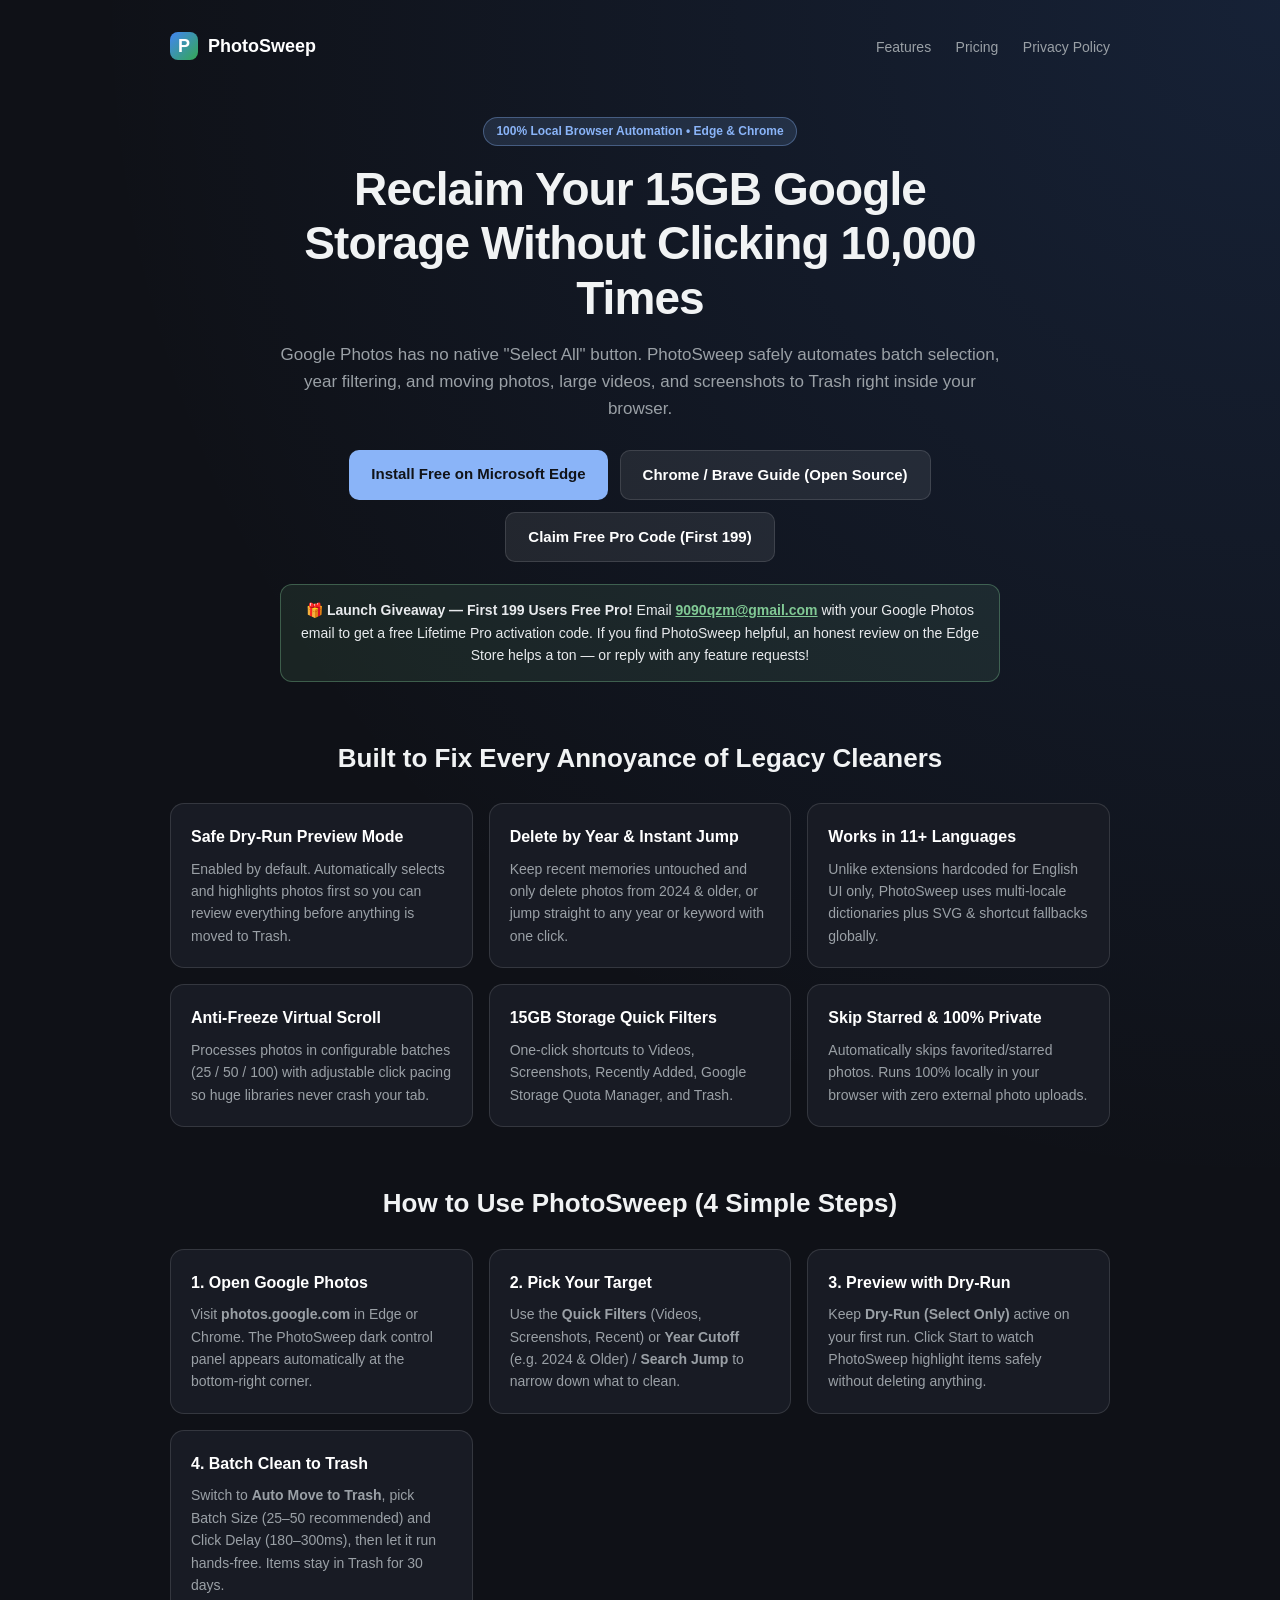
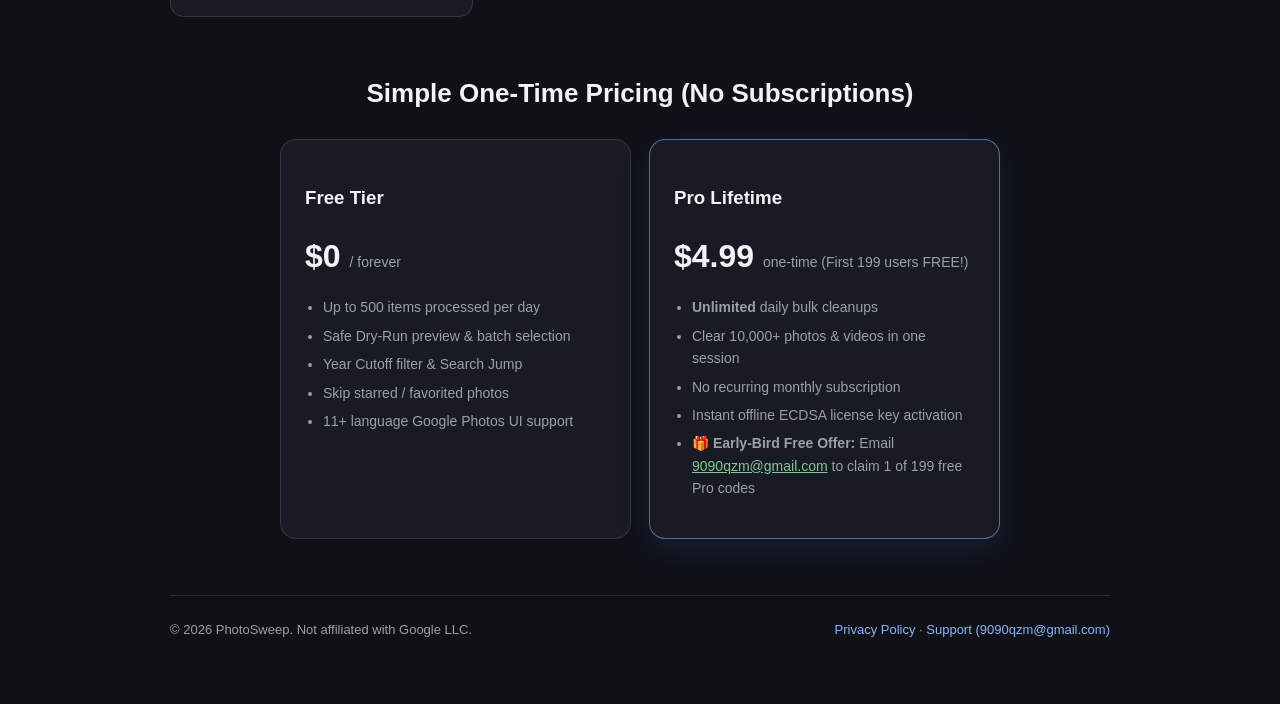
<file: index.html>
<!DOCTYPE html>
<html lang="en">
<head>
  <meta charset="UTF-8" />
  <meta name="viewport" content="width=device-width, initial-scale=1.0" />
  <title>PhotoSweep — Bulk Delete &amp; Storage Cleaner for Google Photos</title>
  <meta name="description" content="Safely bulk select and move thousands of Google Photos, large videos, and screenshots to Trash. Supports 11+ languages, Dry-Run preview, Year Cutoff filter, and anti-freeze batching." />
  <style>
    :root {
      --bg: #0f1117;
      --card: #181b24;
      --border: rgba(255, 255, 255, 0.12);
      --text: #f1f3f4;
      --muted: #9aa0a6;
      --accent: #8ab4f8;
      --green: #81c995;
      --gold: #fdd663;
    }
    * { box-sizing: border-box; }
    body {
      margin: 0;
      font-family: -apple-system, BlinkMacSystemFont, "Segoe UI", Roboto, sans-serif;
      background: radial-gradient(circle at top right, rgba(66, 133, 244, 0.14), transparent 45%), var(--bg);
      color: var(--text);
      line-height: 1.6;
    }
    .wrap {
      max-width: 980px;
      margin: 0 auto;
      padding: 32px 20px 64px;
    }
    nav {
      display: flex;
      justify-content: space-between;
      align-items: center;
      margin-bottom: 56px;
    }
    .brand {
      display: flex;
      align-items: center;
      gap: 10px;
      font-weight: 700;
      font-size: 18px;
      color: #fff;
      text-decoration: none;
    }
    .logo {
      width: 28px;
      height: 28px;
      border-radius: 8px;
      background: linear-gradient(135deg, #4285f4, #34a853);
      display: inline-flex;
      align-items: center;
      justify-content: center;
      font-weight: 800;
      color: #fff;
    }
    .nav-links a {
      color: var(--muted);
      text-decoration: none;
      margin-left: 20px;
      font-size: 14px;
    }
    .nav-links a:hover { color: #fff; }
    .hero {
      text-align: center;
      max-width: 740px;
      margin: 0 auto 56px;
    }
    .pill {
      display: inline-block;
      padding: 4px 12px;
      border-radius: 999px;
      font-size: 12px;
      font-weight: 600;
      background: rgba(138, 180, 248, 0.14);
      color: var(--accent);
      border: 1px solid rgba(138, 180, 248, 0.35);
      margin-bottom: 16px;
    }
    h1 {
      font-size: clamp(30px, 5vw, 46px);
      line-height: 1.18;
      margin: 0 0 16px;
      letter-spacing: -0.02em;
    }
    .subtitle {
      color: var(--muted);
      font-size: 17px;
      margin: 0 auto 28px;
    }
    .cta-row {
      display: flex;
      gap: 12px;
      justify-content: center;
      flex-wrap: wrap;
    }
    .btn {
      display: inline-block;
      padding: 12px 22px;
      border-radius: 10px;
      font-weight: 600;
      font-size: 15px;
      text-decoration: none;
      transition: opacity 0.15s ease;
    }
    .btn:hover { opacity: 0.9; }
    .btn-primary { background: var(--accent); color: #111318; }
    .btn-secondary {
      background: rgba(255, 255, 255, 0.08);
      color: #fff;
      border: 1px solid var(--border);
    }
    .grid {
      display: grid;
      grid-template-columns: repeat(auto-fit, minmax(260px, 1fr));
      gap: 16px;
      margin-bottom: 56px;
    }
    .card {
      background: var(--card);
      border: 1px solid var(--border);
      border-radius: 14px;
      padding: 20px;
    }
    .card h3 {
      margin: 0 0 8px;
      font-size: 16px;
      color: #fff;
    }
    .card p {
      margin: 0;
      color: var(--muted);
      font-size: 14px;
    }
    .section-title {
      text-align: center;
      font-size: 26px;
      margin: 0 0 24px;
    }
    .pricing {
      display: grid;
      grid-template-columns: repeat(auto-fit, minmax(280px, 1fr));
      gap: 18px;
      max-width: 720px;
      margin: 0 auto 56px;
    }
    .price-card {
      background: var(--card);
      border: 1px solid var(--border);
      border-radius: 16px;
      padding: 24px;
    }
    .price-card.pro {
      border-color: rgba(138, 180, 248, 0.55);
      box-shadow: 0 10px 32px rgba(66, 133, 244, 0.12);
    }
    .price {
      font-size: 32px;
      font-weight: 800;
      margin: 8px 0;
    }
    .price span {
      font-size: 14px;
      font-weight: 500;
      color: var(--muted);
    }
    ul {
      padding-left: 18px;
      color: var(--muted);
      font-size: 14px;
    }
    li { margin-bottom: 6px; }
    footer {
      border-top: 1px solid var(--border);
      padding-top: 24px;
      display: flex;
      justify-content: space-between;
      flex-wrap: wrap;
      gap: 12px;
      color: var(--muted);
      font-size: 13px;
    }
    footer a { color: var(--accent); text-decoration: none; }
  </style>
</head>
<body>
  <div class="wrap">
    <nav>
      <a class="brand" href="index.html">
        <span class="logo">P</span>
        <span>PhotoSweep</span>
      </a>
      <div class="nav-links">
        <a href="#features">Features</a>
        <a href="#pricing">Pricing</a>
        <a href="privacy.html">Privacy Policy</a>
      </div>
    </nav>

    <section class="hero">
      <div class="pill">100% Local Browser Automation • Edge &amp; Chrome</div>
      <h1>Reclaim Your 15GB Google Storage Without Clicking 10,000 Times</h1>
      <p class="subtitle">
        Google Photos has no native "Select All" button. PhotoSweep safely automates batch selection,
        year filtering, and moving photos, large videos, and screenshots to Trash right inside your browser.
      </p>
      <div class="cta-row">
        <a class="btn btn-primary" href="https://microsoftedge.microsoft.com/addons/detail/photosweep-%E2%80%94-google-photo/ddmgkgjpaelgifebnbojjlfighnmljgi" target="_blank" rel="noopener noreferrer">Install Free on Microsoft Edge</a>
        <a class="btn btn-secondary" href="https://github.com/qzm12348/photosweep#install-on-google-chrome--brave--arc-10-seconds-free" target="_blank" rel="noopener noreferrer">Chrome / Brave Guide (Open Source)</a>
        <a class="btn btn-secondary" href="mailto:9090qzm@gmail.com?subject=PhotoSweep%20Pro%20Free%20Code">Claim Free Pro Code (First 199)</a>
      </div>
      <div style="margin: 22px auto 0; max-width: 720px; padding: 14px 18px; border-radius: 12px; background: rgba(129, 201, 149, 0.10); border: 1px solid rgba(129, 201, 149, 0.35); color: #e8eaed; font-size: 14px; line-height: 1.6;">
        🎁 <strong>Launch Giveaway — First 199 Users Free Pro!</strong> Email
        <a href="mailto:9090qzm@gmail.com?subject=PhotoSweep%20Pro%20Free%20Code" style="color: #81c995; font-weight: 700; text-decoration: underline;">9090qzm@gmail.com</a>
        with your Google Photos email to get a free Lifetime Pro activation code. If you find PhotoSweep helpful, an honest review on the Edge Store helps a ton — or reply with any feature requests!
      </div>
    </section>

    <h2 class="section-title" id="features">Built to Fix Every Annoyance of Legacy Cleaners</h2>
    <section class="grid">
      <div class="card">
        <h3>Safe Dry-Run Preview Mode</h3>
        <p>Enabled by default. Automatically selects and highlights photos first so you can review everything before anything is moved to Trash.</p>
      </div>
      <div class="card">
        <h3>Delete by Year &amp; Instant Jump</h3>
        <p>Keep recent memories untouched and only delete photos from 2024 &amp; older, or jump straight to any year or keyword with one click.</p>
      </div>
      <div class="card">
        <h3>Works in 11+ Languages</h3>
        <p>Unlike extensions hardcoded for English UI only, PhotoSweep uses multi-locale dictionaries plus SVG &amp; shortcut fallbacks globally.</p>
      </div>
      <div class="card">
        <h3>Anti-Freeze Virtual Scroll</h3>
        <p>Processes photos in configurable batches (25 / 50 / 100) with adjustable click pacing so huge libraries never crash your tab.</p>
      </div>
      <div class="card">
        <h3>15GB Storage Quick Filters</h3>
        <p>One-click shortcuts to Videos, Screenshots, Recently Added, Google Storage Quota Manager, and Trash.</p>
      </div>
      <div class="card">
        <h3>Skip Starred &amp; 100% Private</h3>
        <p>Automatically skips favorited/starred photos. Runs 100% locally in your browser with zero external photo uploads.</p>
      </div>
    </section>

    <h2 class="section-title" id="how-to-use">How to Use PhotoSweep (4 Simple Steps)</h2>
    <section class="grid">
      <div class="card">
        <h3>1. Open Google Photos</h3>
        <p>Visit <strong>photos.google.com</strong> in Edge or Chrome. The PhotoSweep dark control panel appears automatically at the bottom-right corner.</p>
      </div>
      <div class="card">
        <h3>2. Pick Your Target</h3>
        <p>Use the <strong>Quick Filters</strong> (Videos, Screenshots, Recent) or <strong>Year Cutoff</strong> (e.g. 2024 &amp; Older) / <strong>Search Jump</strong> to narrow down what to clean.</p>
      </div>
      <div class="card">
        <h3>3. Preview with Dry-Run</h3>
        <p>Keep <strong>Dry-Run (Select Only)</strong> active on your first run. Click Start to watch PhotoSweep highlight items safely without deleting anything.</p>
      </div>
      <div class="card">
        <h3>4. Batch Clean to Trash</h3>
        <p>Switch to <strong>Auto Move to Trash</strong>, pick Batch Size (25–50 recommended) and Click Delay (180–300ms), then let it run hands-free. Items stay in Trash for 30 days.</p>
      </div>
    </section>

    <h2 class="section-title" id="pricing">Simple One-Time Pricing (No Subscriptions)</h2>
    <section class="pricing">
      <div class="price-card">
        <h3>Free Tier</h3>
        <div class="price">$0 <span>/ forever</span></div>
        <ul>
          <li>Up to 500 items processed per day</li>
          <li>Safe Dry-Run preview &amp; batch selection</li>
          <li>Year Cutoff filter &amp; Search Jump</li>
          <li>Skip starred / favorited photos</li>
          <li>11+ language Google Photos UI support</li>
        </ul>
      </div>
      <div class="price-card pro">
        <h3>Pro Lifetime</h3>
        <div class="price">$4.99 <span>one-time (First 199 users FREE!)</span></div>
        <ul>
          <li><strong>Unlimited</strong> daily bulk cleanups</li>
          <li>Clear 10,000+ photos &amp; videos in one session</li>
          <li>No recurring monthly subscription</li>
          <li>Instant offline ECDSA license key activation</li>
          <li>🎁 <strong>Early-Bird Free Offer:</strong> Email <a href="mailto:9090qzm@gmail.com?subject=PhotoSweep%20Pro%20Free%20Code" style="color: #81c995;">9090qzm@gmail.com</a> to claim 1 of 199 free Pro codes</li>
        </ul>
      </div>
    </section>

    <footer>
      <div>© 2026 PhotoSweep. Not affiliated with Google LLC.</div>
      <div>
        <a href="privacy.html">Privacy Policy</a> ·
        <a href="mailto:9090qzm@gmail.com">Support (9090qzm@gmail.com)</a>
      </div>
    </footer>
  </div>
</body>
</html>
</file>
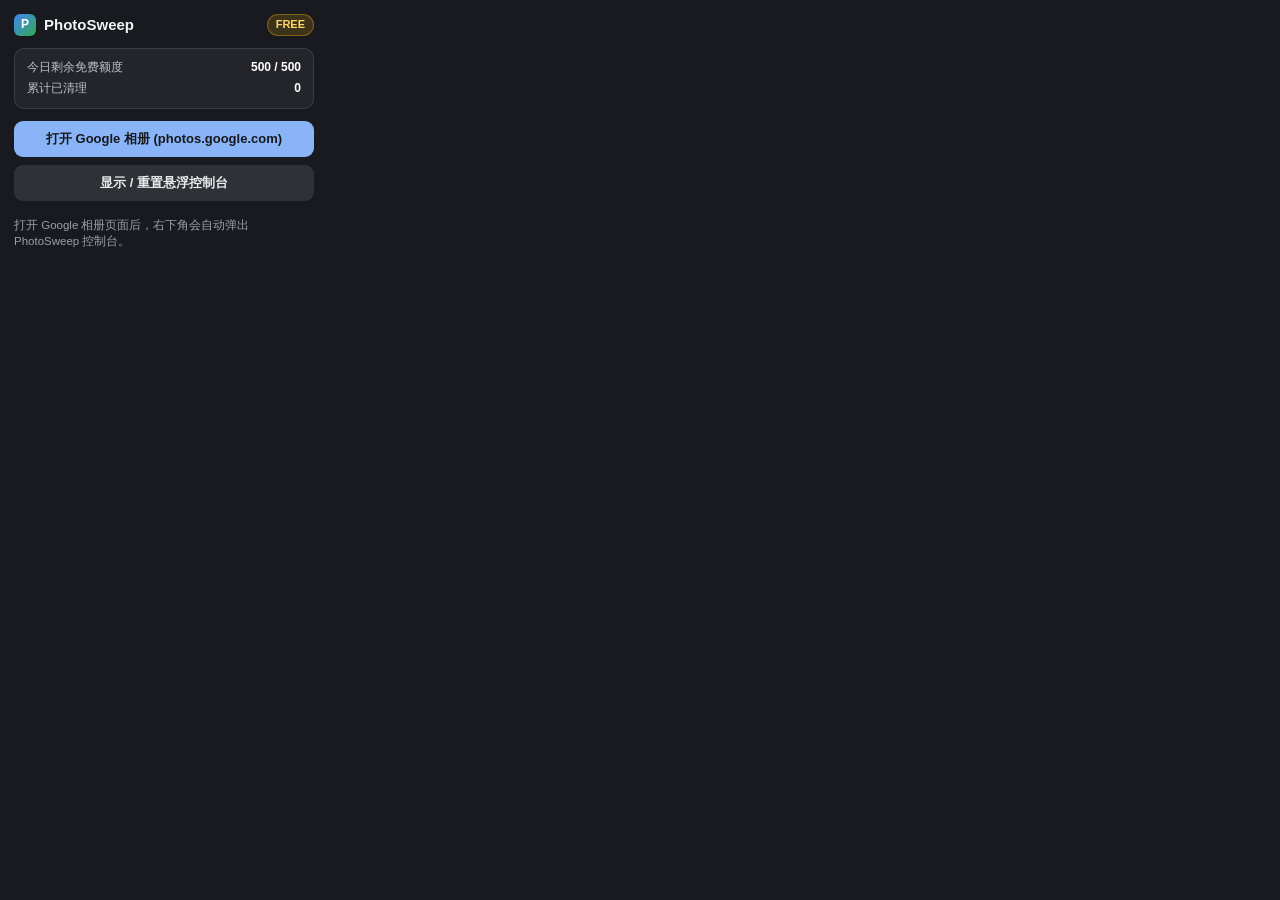
<file: popup.html>
<!DOCTYPE html>
<html lang="zh-CN">
<head>
  <meta charset="UTF-8" />
  <meta name="viewport" content="width=device-width, initial-scale=1.0" />
  <title>PhotoSweep</title>
  <style>
    body {
      width: 300px;
      margin: 0;
      padding: 14px;
      background: #181a20;
      color: #f1f3f4;
      font-family: -apple-system, BlinkMacSystemFont, "Segoe UI", Roboto, "Microsoft YaHei", sans-serif;
      font-size: 13px;
      line-height: 1.45;
    }
    .header {
      display: flex;
      align-items: center;
      justify-content: space-between;
      margin-bottom: 12px;
    }
    .brand {
      display: flex;
      align-items: center;
      gap: 8px;
      font-weight: 700;
      font-size: 15px;
    }
    .logo {
      width: 22px;
      height: 22px;
      border-radius: 6px;
      background: linear-gradient(135deg, #4285f4, #34a853);
      display: inline-flex;
      align-items: center;
      justify-content: center;
      color: #fff;
      font-size: 12px;
    }
    .status-pill {
      font-size: 11px;
      padding: 2px 8px;
      border-radius: 999px;
      font-weight: 600;
      background: rgba(251, 188, 4, 0.16);
      color: #fdd663;
      border: 1px solid rgba(251, 188, 4, 0.35);
    }
    .status-pill.pro {
      background: rgba(52, 168, 83, 0.2);
      color: #81c995;
      border-color: rgba(52, 168, 83, 0.45);
    }
    .card {
      background: rgba(255, 255, 255, 0.05);
      border: 1px solid rgba(255, 255, 255, 0.1);
      border-radius: 10px;
      padding: 10px 12px;
      margin-bottom: 12px;
    }
    .kv {
      display: flex;
      justify-content: space-between;
      margin-bottom: 4px;
      font-size: 12px;
      color: #bdc1c6;
    }
    .kv:last-child {
      margin-bottom: 0;
    }
    .kv strong {
      color: #fff;
    }
    .btn {
      width: 100%;
      border: none;
      border-radius: 9px;
      padding: 9px 12px;
      font-size: 13px;
      font-weight: 600;
      cursor: pointer;
      margin-bottom: 8px;
    }
    .btn-primary {
      background: #8ab4f8;
      color: #17181c;
    }
    .btn-secondary {
      background: rgba(255, 255, 255, 0.1);
      color: #e8eaed;
    }
    .btn:last-child {
      margin-bottom: 0;
    }
    .hint {
      margin-top: 8px;
      font-size: 11.5px;
      color: #9aa0a6;
    }
  </style>
</head>
<body>
  <div class="header">
    <div class="brand">
      <span class="logo">P</span>
      <span>PhotoSweep</span>
    </div>
    <span id="license-badge" class="status-pill">FREE</span>
  </div>

  <div class="card">
    <div class="kv">
      <span>今日剩余免费额度</span>
      <strong id="quota-text">500 / 500</strong>
    </div>
    <div class="kv">
      <span>累计已清理</span>
      <strong id="total-cleaned-text">0</strong>
    </div>
  </div>

  <button id="btn-open-photos" class="btn btn-primary">打开 Google 相册 (photos.google.com)</button>
  <button id="btn-show-panel" class="btn btn-secondary">显示 / 重置悬浮控制台</button>

  <div id="popup-hint" class="hint">
    打开 Google 相册页面后，右下角会自动弹出 PhotoSweep 控制台。
  </div>

  <script src="popup.js"></script>
</body>
</html>
</file>
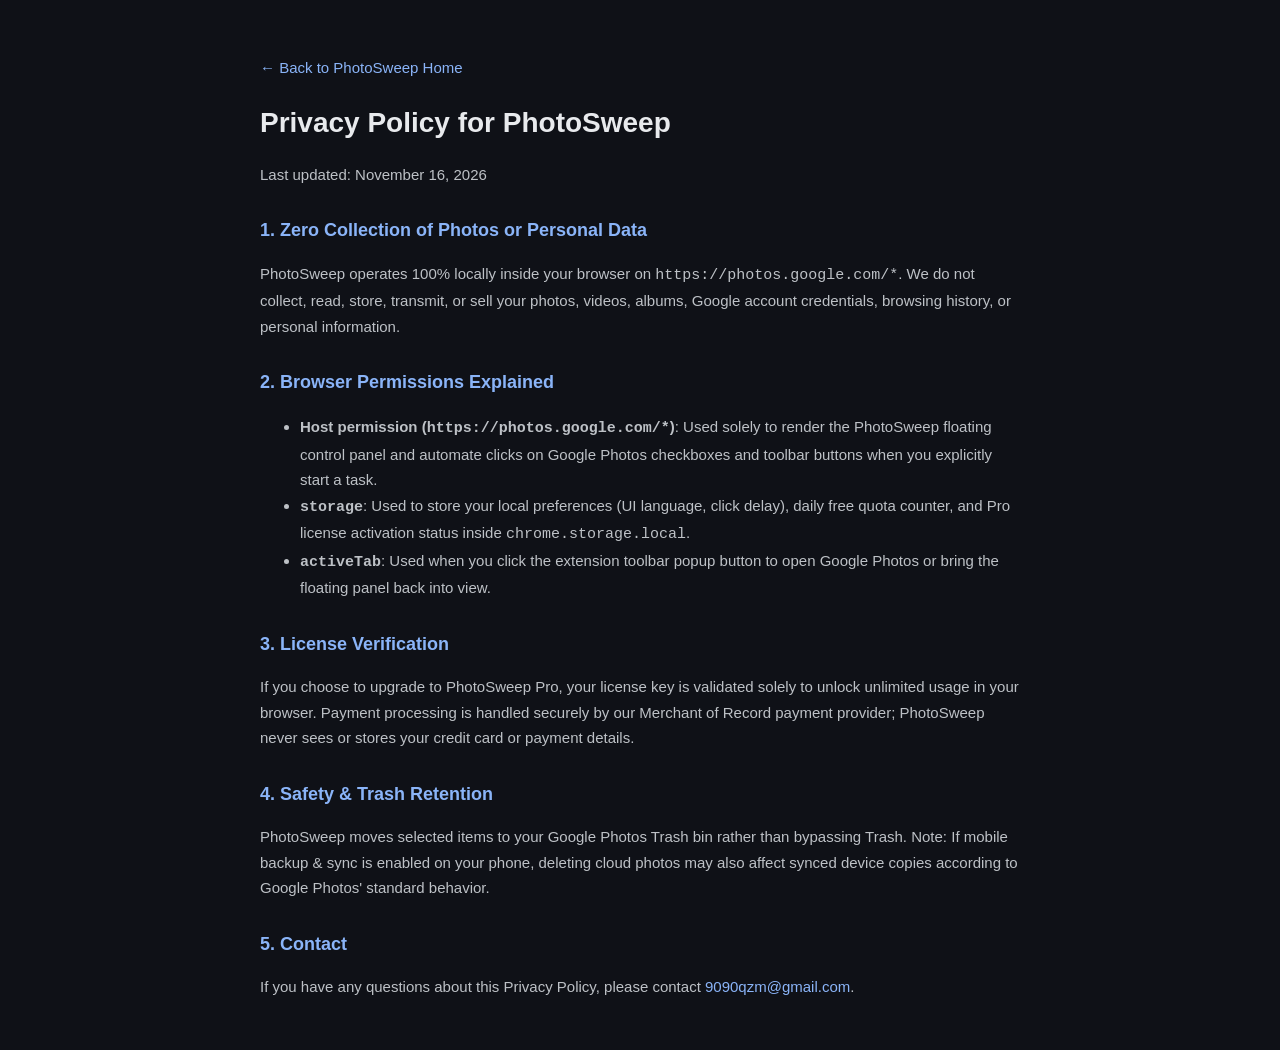
<file: privacy.html>
<!DOCTYPE html>
<html lang="en">
<head>
  <meta charset="UTF-8" />
  <meta name="viewport" content="width=device-width, initial-scale=1.0" />
  <title>Privacy Policy — PhotoSweep</title>
  <style>
    body {
      margin: 0;
      padding: 40px 20px;
      background: #0f1117;
      color: #e8eaed;
      font-family: -apple-system, BlinkMacSystemFont, "Segoe UI", Roboto, sans-serif;
      line-height: 1.7;
    }
    .wrap {
      max-width: 760px;
      margin: 0 auto;
    }
    h1 { font-size: 28px; margin-bottom: 8px; }
    h2 { font-size: 18px; margin-top: 28px; color: #8ab4f8; }
    p, li { color: #bdc1c6; font-size: 15px; }
    a { color: #8ab4f8; text-decoration: none; }
  </style>
</head>
<body>
  <div class="wrap">
    <p><a href="index.html">← Back to PhotoSweep Home</a></p>
    <h1>Privacy Policy for PhotoSweep</h1>
    <p>Last updated: November 16, 2026</p>

    <h2>1. Zero Collection of Photos or Personal Data</h2>
    <p>
      PhotoSweep operates 100% locally inside your browser on <code>https://photos.google.com/*</code>.
      We do not collect, read, store, transmit, or sell your photos, videos, albums, Google account credentials,
      browsing history, or personal information.
    </p>

    <h2>2. Browser Permissions Explained</h2>
    <ul>
      <li><strong>Host permission (<code>https://photos.google.com/*</code>)</strong>: Used solely to render the PhotoSweep floating control panel and automate clicks on Google Photos checkboxes and toolbar buttons when you explicitly start a task.</li>
      <li><strong><code>storage</code></strong>: Used to store your local preferences (UI language, click delay), daily free quota counter, and Pro license activation status inside <code>chrome.storage.local</code>.</li>
      <li><strong><code>activeTab</code></strong>: Used when you click the extension toolbar popup button to open Google Photos or bring the floating panel back into view.</li>
    </ul>

    <h2>3. License Verification</h2>
    <p>
      If you choose to upgrade to PhotoSweep Pro, your license key is validated solely to unlock unlimited usage in your browser.
      Payment processing is handled securely by our Merchant of Record payment provider; PhotoSweep never sees or stores your credit card or payment details.
    </p>

    <h2>4. Safety &amp; Trash Retention</h2>
    <p>
      PhotoSweep moves selected items to your Google Photos Trash bin rather than bypassing Trash.
      Note: If mobile backup &amp; sync is enabled on your phone, deleting cloud photos may also affect synced device copies according to Google Photos' standard behavior.
    </p>

    <h2>5. Contact</h2>
    <p>
      If you have any questions about this Privacy Policy, please contact <a href="mailto:9090qzm@gmail.com">9090qzm@gmail.com</a>.
    </p>
  </div>
</body>
</html>
</file>
